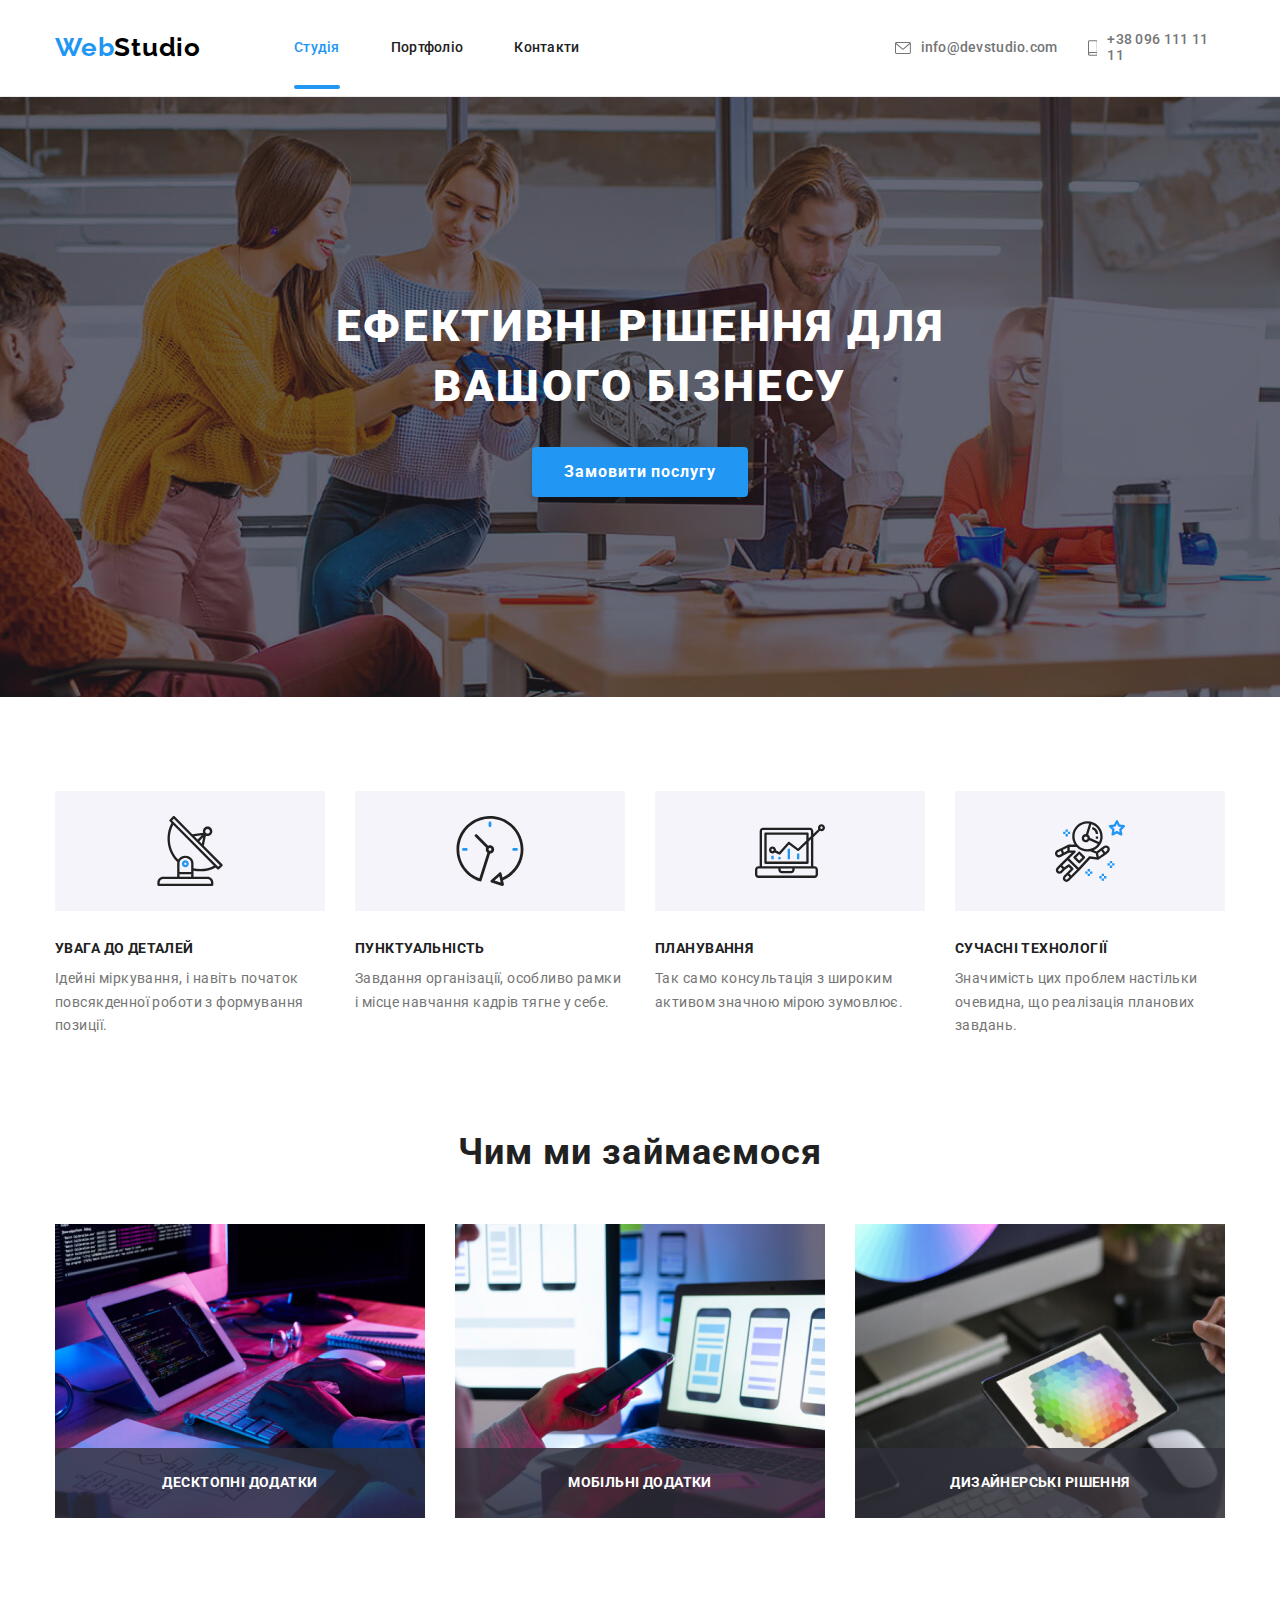
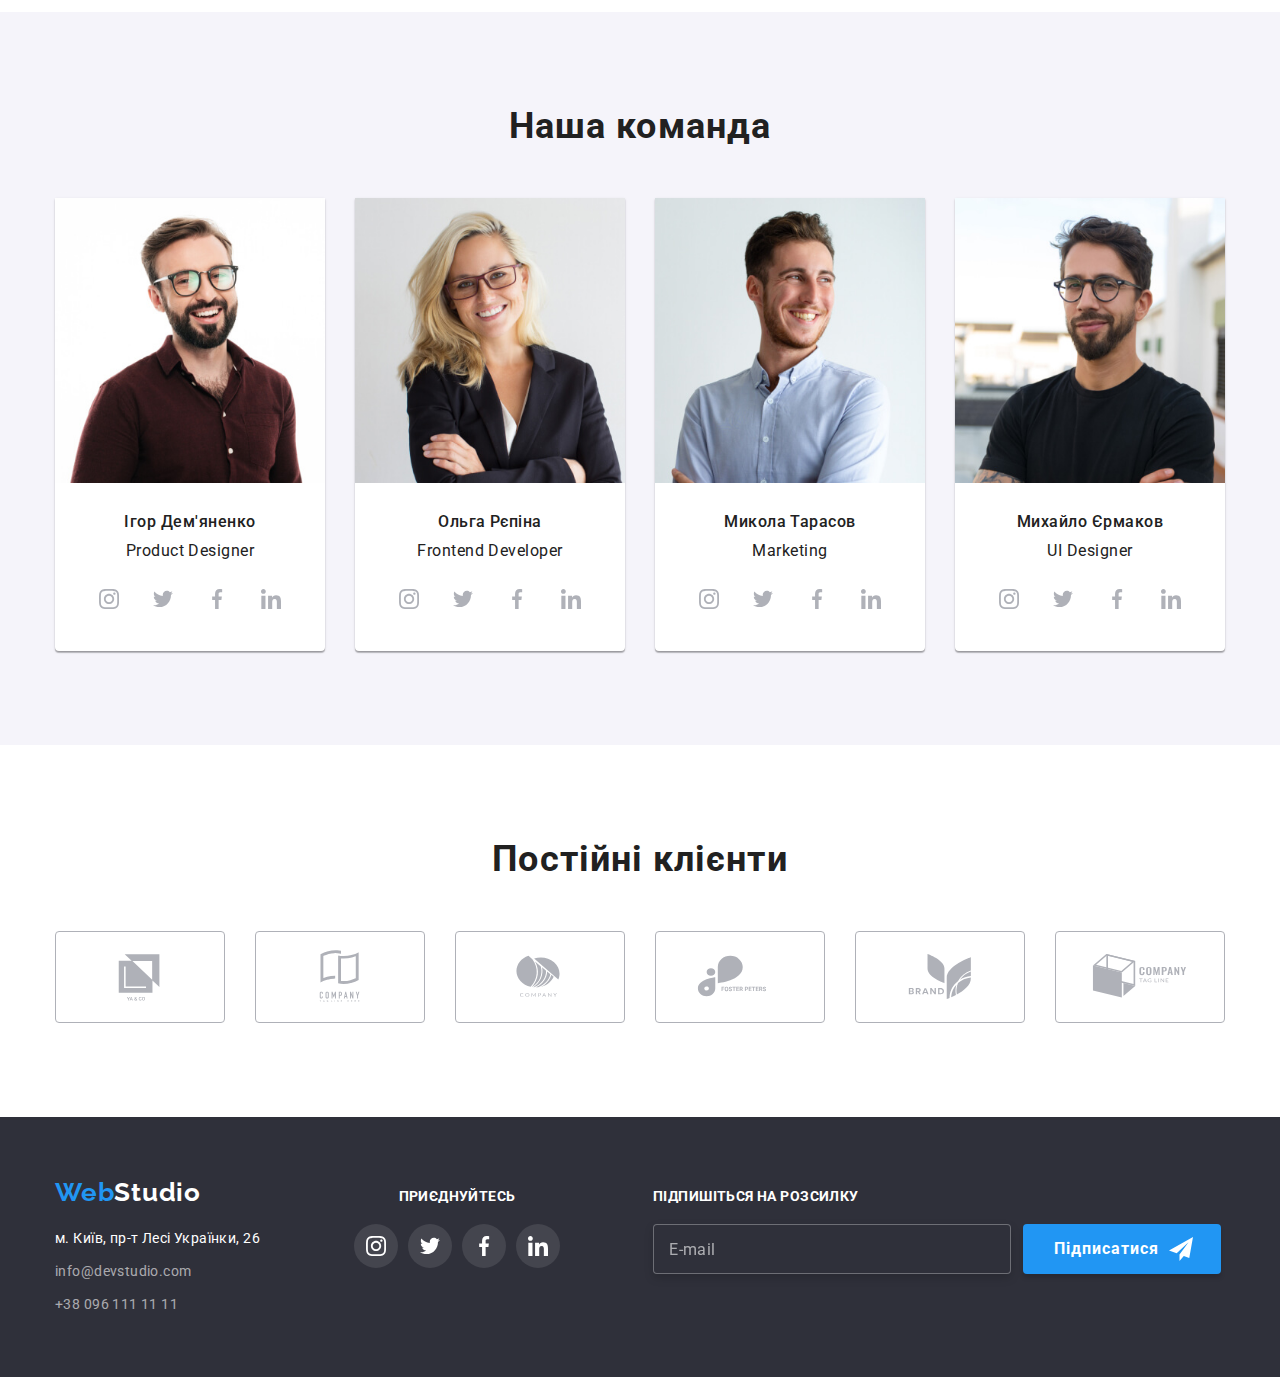
<file: index.html>
<!DOCTYPE html>
<html lang="en">
<head>
    <meta charset="UTF-8">
    <meta http-equiv="X-UA-Compatible" content="IE=edge">
    <meta name="viewport" content="width=device-width, initial-scale=1.0">
    <title>Document</title>
    <link rel="stylesheet" href="./css/main.min.css">

    <header class="header">
        <div class="container">
   <div class="header__mobile">
<a class="logo logo__header" href="index.html"><span class="logo__accent" >Web</span>Studio</a>

<div class="header__nav js-menu-container">
<nav class="site-nav">
    <a class="site-nav__link site-nav__link--current" href="index.html">Студія</a>
    <a class="site-nav__link" href="./portfolio.html">Портфоліо</a>
    <a class="site-nav__link" href="#">Контакти</a>
</nav>

<button class="header__close" type="button"> 
    <svg class="header__icon" width="40" height="40">
        <use class="menu-btn__close js-close-menu" href="./images/icons.svg#icon-close40px"></use>
    </svg>
</button>

    <div class="header__wrapper">
<ul class="auth-nav">
    <li class="auth-nav__item">
    <a class="auth-nav__link" href="mailto:info@devstudio.com">
        <svg class="auth-nav__icon" width="16" height="12">
            <use href="./images/icons.svg#icon-envelope" ></use>
        </svg>
        info@devstudio.com
    </a>    
    </li>

    <li class="auth-nav__item">
        <a class="auth-nav__link" href="tel:+380961111111">
        <svg class="auth-nav__icon" width="10" height="16">
            <use href="./images/icons.svg#icon-smartphone" ></use>
        </svg>
        +38 096 111 11 11
        </a>
    </li>  
</ul>

<ul class="header__list">
    <li class="header__item">Instagram</li>
    <li class="header__item">Twitter</li>
    <li class="header__item">Facebook</li>
    <li class="header__item">LinkedIn</li>
</ul>
    </div>
</div>

<button class="header__open js-open-menu" type="button" aria-expanded="false"> 
    <svg class="header__icon" width="40" height="40" aria-label="open menu">
        <use class="menu-btn__menu" href="./images/icons.svg#icon-menu40px"></use>
    </svg>
</button>

    </div>
        
    <div class="header__box">
<a class="logo logo__header" href="index.html"><span class="logo__accent" >Web</span>Studio</a>

<nav class="site-nav">
    <a class="site-nav__link site-nav__link--current" href="index.html">Студія</a>
    <a class="site-nav__link" href="./portfolio.html">Портфоліо</a>
    <a class="site-nav__link" href="#">Контакти</a>
</nav>

<ul class="auth-nav">
    <li class="auth-nav__item">
    <a class="auth-nav__link" href="mailto:info@devstudio.com">
        <svg class="auth-nav__icon auth-nav__icon--envelope" width="16" height="12">
            <use href="./images/icons.svg#icon-envelope" ></use>
        </svg>
        info@devstudio.com
    </a>    
    </li>

    <li class="auth-nav__item">
        <a class="auth-nav__link" href="tel:+380961111111">
        <svg class="auth-nav__icon auth-nav__icon--smartphone" width="10" height="16">
            <use href="./images/icons.svg#icon-smartphone" ></use>
        </svg>
        +38 096 111 11 11
        </a>
    </li>  
</ul> 
    </div>
        </div>
    </header>

<!-- Main -->
<main>
<!--Block hero-->
<section class="hero">
<div class="container">
    <div class="hero__box">
<h1 class="hero__title">Ефективні рішення для вашого бізнесу</h1>
<button class="button button__hero" type="button" data-modal-open>Замовити послугу</button>

<div class="backdrop is-hidden" data-modal>
    <div class="modal">
        <button class="modal__knob" data-modal-close>
        <svg class="modal__symbol" width="11" height="11">
            <use href="./images/icons.svg#icon-close"></use>
        </svg>
        </button>

<form class="form">
        <p class="form__title">Залиште свої дані, ми вам передзвонимо</p>

        <label class="form__lable" for="input-name">Ім'я</label>
    <div class="form__field">
        <input class="form__input" type="text" name="name" required id="input-name">
        <svg class="form__icon" width="12" height="12">
            <use href="./images/icons.svg#icon-input-name"></use>
        </svg>
    </div>

        <label class="form__lable" for="input-phone">Телефон</label>
    <div class="form__field">
        <input class="form__input" type="text" name="phone" required id="input-phone">
        <svg class="form__icon" width="13" height="13">
            <use href="./images/icons.svg#icon-input-phone"></use>
        </svg>
    </div>

        <label class="form__lable" for="input-mail">Пошта</label>
    <div class="form__field">
        <input class="form__input" type="text" name="mail" required id="input-mail">
        <svg class="form__icon" width="15" height="12">
            <use href="./images/icons.svg#icon-input-mail"></use>
        </svg>
    </div>

    <label class="form__lable" for="message">Коментар</label>
    <textarea class="form__textarea" name="comment" id="message" placeholder="Введіть текст"></textarea>

        <label class="privacy">
            <input class="privacy__input hide" type="checkbox" name="privacy">

            <span class="privacy__mark">
              <svg class="privacy__icon" width="11" height="8">
                <use href="./images/icons.svg#icon-check"></use>
              </svg>
            </span>

            <span class="privacy__text">
              Погоджуюся з розсилкою та приймаю
              <a class="privacy__link" href="#">Умови договору</a>
            </span>
        </label>    

    <button class="button form__button" type="submit">Відправити</button>
</form>

    </div>
</div>

    </div>
</div>
</section>

<!--Сriterion-->
<section class="criteria section">
    <div class="container">
<h2 class="criteria__title hide">Критерії ведення ефективного бізнесу</h2>

<ul class="criteria__list">
<li class="criteria__item">
    <div class="criteria__image">
        <svg class="criteria__icons" width="70" height="70">
            <use href="./images/icons.svg#icon-antenna"></use>
        </svg>
    </div>
 <h3 class="criteria__subtitle">УВАГА ДО ДЕТАЛЕЙ</h3>
 <p class="criteria__text">Ідейні міркування, і навіть початок повсякденної роботи з формування позиції.</p>
</li>

<li class="criteria__item">
    <div class="criteria__image">
        <svg class="criteria__icons" width="70" height="70">
            <use href="./images/icons.svg#icon-clock"></use>
        </svg>
    </div>
 <h3 class="criteria__subtitle">ПУНКТУАЛЬНІСТЬ</h3>
 <p class="criteria__text">Завдання організації, особливо рамки і місце навчання кадрів тягне у себе.</p>
</li>

<li class="criteria__item">
    <div class="criteria__image">
        <svg class="criteria__icons" width="70" height="70">
            <use href="./images/icons.svg#icon-diagram"></use>
        </svg>
    </div>
 <h3 class="criteria__subtitle">ПЛАНУВАННЯ</h3>
 <p class="criteria__text">Так само консультація з широким активом значною мірою зумовлює.</p>
</li>

<li class="criteria__item">
    <div class="criteria__image">
        <svg class="criteria__icons" width="70" height="70">
            <use href="./images/icons.svg#icon-astronaut"></use>
        </svg>
    </div>
 <h3 class="criteria__subtitle">СУЧАСНІ ТЕХНОЛОГІЇ</h3>
 <p class="criteria__text">Значимість цих проблем настільки очевидна, що реалізація планових завдань.</p>
</li>
</ul>
    </div>
</section>

<!--Function-->
<section class="functions section">
    <div class="container">
        <h2 class="functions__title">Чим ми займаємося</h2>
        <ul class="functions__list">
    <li class="functions__item">
<picture class="functions__picture">
    <source class="functions__source" srcset="./images/img5@1x-1200.jpg 1x, ./images/img5@2x-1200.jpg 2x" media="(min-width: 1200.98px)">
    <img class="functions__image" src="./images/img5@1x-1200.jpg" alt="Someone is typing on the keyboard with both hands">
</picture>        
<h3 class="functions__text">Десктопні додатки</h3>
    </li>

    <li class="functions__item">
<picture class="functions__picture">
    <source class="functions__source" srcset="./images/img6@1x-1200.jpg 1x, ./images/img6@2x-1200.jpg 2x" media="(min-width: 1200.98px)">
    <img class="functions__image" src="./images/img6@1x-1200.jpg" alt="Someone is holding a phone in his left hand">
</picture>        
<h3 class="functions__text">Мобільні додатки</h3>
    </li>

    <li class="functions__item">
<picture class="functions__picture">
    <source class="functions__source" srcset="./images/img7@1x-1200.jpg 1x, ./images/img7@2x-1200.jpg 2x" media="(min-width: 1200.98px)">
    <img class="functions__image" src="./images/img7@1x-1200.jpg" alt="Someone is holding a map-board in his left hand, and a pen in his right hand">
</picture>         
<h3 class="functions__text">Дизайнерські рішення</h3>
    </li>
        </ul>
    </div>
</section>

<!--Command-->
<section class="team section">
    <div class="container">
<h2 class="team__title">Наша команда</h2> 
<ul class="team__list">
<li class="team__link">
<picture class="team__picture">
    <source class="team__source" srcset="./images/img1@1x-480.jpg 1x, ./images/img1@2x-480.jpg 2x" media="(max-width: 768.97px)">
    <source class="team__source" srcset="./images/img1@1x-768.jpg 1x, ./images/img1@2x-768.jpg 2x" media="(min-width: 768.98px)">
    <source class="team__source" srcset="./images/img1@1x-1200.jpg 1x, ./images/img1@2x-1200.jpg 2x" media="(min-width: 1200.98px)">
    <img class="team__image" src="./images/img1@1x-1200.jpg" alt="A smiling man in glasses, wearing a dark T-shirt">
</picture>
    <h3 class="team__subtitle">Ігор Дем'яненко</h3>
<p class="team__text">Product Designer</p>
<ul class="icons-list" >
    <li class="icons-list__item">
        <a class="icons-list__link" href="#" target="_blank" rel="noopener noreferrer nofollow" aria-label="Instagram">
        <svg class="icons-list__icon" width="20" height="20">
            <use href="./images/icons.svg#icon-instagram"></use>
        </svg>
        </a>
    </li>

    <li class="icons-list__item">
        <a class="icons-list__link" href="#" target="_blank" rel="noopener noreferrer nofollow" aria-label="Twitter">
        <svg class="icons-list__icon" width="20" height="20">
            <use href="./images/icons.svg#icon-twitter"></use>
        </svg>
        </a>
    </li>

    <li class="icons-list__item">
        <a class="icons-list__link" href="#" target="_blank" rel="noopener noreferrer nofollow" aria-label="Facebook">
        <svg class="icons-list__icon" width="20" height="20">
            <use href="./images/icons.svg#icon-facebook"></use>
        </svg>
        </a>
    </li>

    <li class="icons-list__item">
        <a class="icons-list__link" href="#" target="_blank" rel="noopener noreferrer nofollow" aria-label="Linkedin">
        <svg class="icons-list__icon" width="20" height="20">
            <use href="./images/icons.svg#icon-linkedin"></use>
        </svg>
        </a>
    </li>
</ul>

</li>
<li class="team__link">
<picture class="team__picture">
    <source class="team__source" srcset="./images/img2@1x-480.jpg 1x, ./images/img2@2x-480.jpg 2x" media="(max-width: 768.97px)">
    <source class="team__source" srcset="./images/img2@1x-768.jpg 1x, ./images/img2@2x-768.jpg 2x" media="(min-width: 768.98px)">
    <source class="team__source" srcset="./images/img2@1x-1200.jpg 1x, ./images/img2@2x-1200.jpg 2x" media="(min-width: 1200.98px)">
    <img class="team__image" src="./images/img2@1x-1200.jpg" alt="A smiling woman in glasses, wearing a black suit">
</picture>
    <h3 class="team__subtitle">Ольга Рєпіна</h3>
<p class="team__text">Frontend Developer</p>
<ul class="icons-list" >
    <li class="icons-list__item">
        <a class="icons-list__link" href="#" target="_blank" rel="noopener noreferrer nofollow" aria-label="Instagram">
        <svg class="icons-list__icon" width="20" height="20">
            <use href="./images/icons.svg#icon-instagram"></use>
        </svg>
        </a>
    </li>

    <li class="icons-list__item">
        <a class="icons-list__link" href="#" target="_blank" rel="noopener noreferrer nofollow" aria-label="Twitter">
        <svg class="icons-list__icon" width="20" height="20">
            <use href="./images/icons.svg#icon-twitter"></use>
        </svg>
        </a>
    </li>

    <li class="icons-list__item">
        <a class="icons-list__link" href="#" target="_blank" rel="noopener noreferrer nofollow" aria-label="Facebook">
        <svg class="icons-list__icon" width="20" height="20">
            <use href="./images/icons.svg#icon-facebook"></use>
        </svg>
        </a>
    </li>

    <li class="icons-list__item">
        <a class="icons-list__link" href="#" target="_blank" rel="noopener noreferrer nofollow" aria-label="Linkedin">
        <svg class="icons-list__icon" width="20" height="20">
            <use href="./images/icons.svg#icon-linkedin"></use>
        </svg>
        </a>
    </li>
</ul>
</li>

<li class="team__link">
<picture class="team__picture">
    <source class="team__source" srcset="./images/img3@1x-480.jpg 1x, ./images/img3@2x-480.jpg 2x" media="(max-width: 768.97px)">
    <source class="team__source" srcset="./images/img3@1x-768.jpg 1x, ./images/img3@2x-768.jpg 2x" media="(min-width: 768.98px)">
    <source class="team__source" srcset="./images/img3@1x-1200.jpg 1x, ./images/img3@2x-1200.jpg 2x" media="(min-width: 1200.98px)">
    <img class="team__image" src="./images/img3@1x-1200.jpg" alt="A smiling man wearing a light shirt">
</picture>
    <h3 class="team__subtitle">Микола Тарасов</h3>
<p class="team__text">Marketing</p>
<ul class="icons-list" >
    <li class="icons-list__item">
        <a class="icons-list__link" href="#" target="_blank" rel="noopener noreferrer nofollow" aria-label="Instagram">
        <svg class="icons-list__icon" width="20" height="20">
            <use href="./images/icons.svg#icon-instagram"></use>
        </svg>
        </a>
    </li>

    <li class="icons-list__item">
        <a class="icons-list__link" href="#" target="_blank" rel="noopener noreferrer nofollow" aria-label="Twitter">
        <svg class="icons-list__icon" width="20" height="20">
            <use href="./images/icons.svg#icon-twitter"></use>
        </svg>
        </a>
    </li>

    <li class="icons-list__item">
        <a class="icons-list__link" href="#" target="_blank" rel="noopener noreferrer nofollow" aria-label="Facebook">
        <svg class="icons-list__icon" width="20" height="20">
            <use href="./images/icons.svg#icon-facebook"></use>
        </svg>
        </a>
    </li>

    <li class="icons-list__item">
        <a class="icons-list__link" href="#" target="_blank" rel="noopener noreferrer nofollow" aria-label="Linkedin">
        <svg class="icons-list__icon" width="20" height="20">
            <use href="./images/icons.svg#icon-linkedin"></use>
        </svg>
        </a>
    </li>
</ul>
</li>

<li class="team__link">
<picture class="team__picture">
    <source class="team__source" srcset="./images/img4@1x-480.jpg 1x, ./images/img4@2x-480.jpg 2x" media="(max-width: 768.97px)">
    <source class="team__source" srcset="./images/img4@1x-768.jpg 1x, ./images/img4@2x-768.jpg 2x" media="(min-width: 768.98px)">
    <source class="team__source" srcset="./images/img4@1x-1200.jpg 1x, ./images/img4@2x-1200.jpg 2x" media="(min-width: 1200.98px)">
    <img class="team__image" src="./images/img4@1x-1200.jpg" alt="A smiling man in glasses, wearing a dark T-shirt">
</picture>
    <h3 class="team__subtitle">Михайло Єрмаков</h3>
<p class="team__text">UI Designer</p>
<ul class="icons-list">
    <li class="icons-list__item">
        <a class="icons-list__link" href="#" target="_blank" rel="noopener noreferrer nofollow" aria-label="Instagram">
        <svg class="icons-list__icon" width="20" height="20">
            <use href="./images/icons.svg#icon-instagram"></use>
        </svg>
        </a>
    </li>

    <li class="icons-list__item">
        <a class="icons-list__link" href="#" target="_blank" rel="noopener noreferrer nofollow" aria-label="Twitter">
        <svg class="icons-list__icon" width="20" height="20">
            <use href="./images/icons.svg#icon-twitter"></use>
        </svg>
        </a>
    </li>

    <li class="icons-list__item">
        <a class="icons-list__link" href="#" target="_blank" rel="noopener noreferrer nofollow" aria-label="Facebook">
        <svg class="icons-list__icon" width="20" height="20">
            <use href="./images/icons.svg#icon-facebook"></use>
        </svg>
        </a>
    </li>

    <li class="icons-list__item">
        <a class="icons-list__link" href="#" target="_blank" rel="noopener noreferrer nofollow" aria-label="Linkedin">
        <svg class="icons-list__icon" width="20" height="20">
            <use href="./images/icons.svg#icon-linkedin"></use>
        </svg>
        </a>
    </li>
</ul>
</li>
</ul>
    </div>
</section>

<!-- Clients -->
<section class="clientage section">
    <div class="container">
        <h2 class="clientage__title">Постійні клієнти</h2>
        <ul class="clientage-list">
            <li class="clientage-list__item">
                <a href="#" class="clientage-list__link" target="_blank" rel="noopener noreferrer nofollow" aria-label="company-logo">
        <svg class="clientage-list__logo" width="106" height="60">
            <use href="./images/icons.svg#icon-Logo1"></use>
        </svg>
                </a>
            </li>

            <li class="clientage-list__item">
                <a href="#" class="clientage-list__link" target="_blank" rel="noopener noreferrer nofollow" aria-label="company-logo">
        <svg class="clientage-list__logo" width="106" height="60">
            <use href="./images/icons.svg#icon-Logo2"></use>
        </svg>
                </a>
            </li>

            <li class="clientage-list__item">
                <a href="#" class="clientage-list__link" target="_blank" rel="noopener noreferrer nofollow" aria-label="company-logo">
        <svg class="clientage-list__logo" width="106" height="60">
            <use href="./images/icons.svg#icon-Logo3"></use>
        </svg>
                </a>
            </li>

            <li class="clientage-list__item">
                <a href="#" class="clientage-list__link" target="_blank" rel="noopener noreferrer nofollow" aria-label="company-logo">
        <svg class="clientage-list__logo" width="106" height="60">
            <use href="./images/icons.svg#icon-Logo4"></use>
        </svg>
                </a>
            </li>

            <li class="clientage-list__item">
                <a href="#" class="clientage-list__link" target="_blank" rel="noopener noreferrer nofollow" aria-label="company-logo">
        <svg class="clientage-list__logo" width="106" height="60">
            <use href="./images/icons.svg#icon-Logo5"></use>
        </svg>
                </a>
            </li>

            <li class="clientage-list__item">
                <a href="#" class="clientage-list__link" target="_blank" rel="noopener noreferrer nofollow" aria-label="company-logo">
        <svg class="clientage-list__logo" width="106" height="60">
            <use href="./images/icons.svg#icon-Logo6"></use>
        </svg>
                </a>
            </li>
        </ul>
    </div>
</section>
</main>

<!--Footer-->
<footer class="footer">
    <div class="container">
        <div class="footer-address">
    <a class="logo logo__footer" href="index.html"><span class="logo__accent">Web</span>Studio</a>
    <ul class="footer-address__list">
<li class="footer-address__item"><a class="footer-addres__link footer-address__link-accent" href="#" target="_blank" rel="noopener noreferrer nofollow">м. Київ, пр-т Лесі Українки, 26</a></li>
<li class="footer-address__item"><a class="footer-addres__link" href="#">info@devstudio.com</a></li>
<li class="footer-address__item"><a class="footer-addres__link" href="#">+38 096 111 11 11</a></li>
    </ul>
        </div>

        <div class="footer-social-networks">
        <p class="footer-social-networks__text">Приєднуйтесь</p>
        <ul class="icons-list icons-list--pd">
<li class="icons-list__item">
        <a class="icons-list__link icons-list__link--color" href="#" target="_blank" rel="noopener noreferrer nofollow" aria-label="Instagram">
        <svg class="icons-list__icon" width="20" height="20">
            <use href="./images/icons.svg#icon-instagram"></use>
        </svg>
        </a>
    </li>

<li class="icons-list__item">
        <a class="icons-list__link icons-list__link--color" href="#" target="_blank" rel="noopener noreferrer nofollow" aria-label="Twitter">
        <svg class="icons-list__icon" width="20" height="20">
            <use href="./images/icons.svg#icon-twitter"></use>
        </svg>
        </a>
    </li>

<li class="icons-list__item">
        <a class="icons-list__link icons-list__link--color" href="#" target="_blank" rel="noopener noreferrer nofollow" aria-label="Facebook">
        <svg class="icons-list__icon" width="20" height="20">
            <use href="./images/icons.svg#icon-facebook"></use>
        </svg>
        </a>
    </li>

<li class="icons-list__item">
        <a class="icons-list__link icons-list__link--color" href="#" target="_blank" rel="noopener noreferrer nofollow" aria-label="Linkedin">
        <svg class="icons-list__icon" width="20" height="20">
            <use href="./images/icons.svg#icon-linkedin"></use>
        </svg>
        </a>
    </li>
</ul>
        </div>

    <div class="footer-subscription">            
<form class="footer-subscription__form">
    <p class="footer-subscription__text">Підпишіться на розсилку</p>
    <input class="footer-subscription__input" type="text" placeholder="E-mail" name="mail">
</form>

    <button class="button button-mr" type="submit">Підписатися
        <svg class="button__icon" width="24" height="24">
            <use href="./images/icons.svg#icon-send"></use>
        </svg>
    </button>
    </div>
    </div>
</footer>
<script src="./js/modal.js"></script>
<script src="./js/mobile-menu.js"></script>
</body>
</html>
</file>
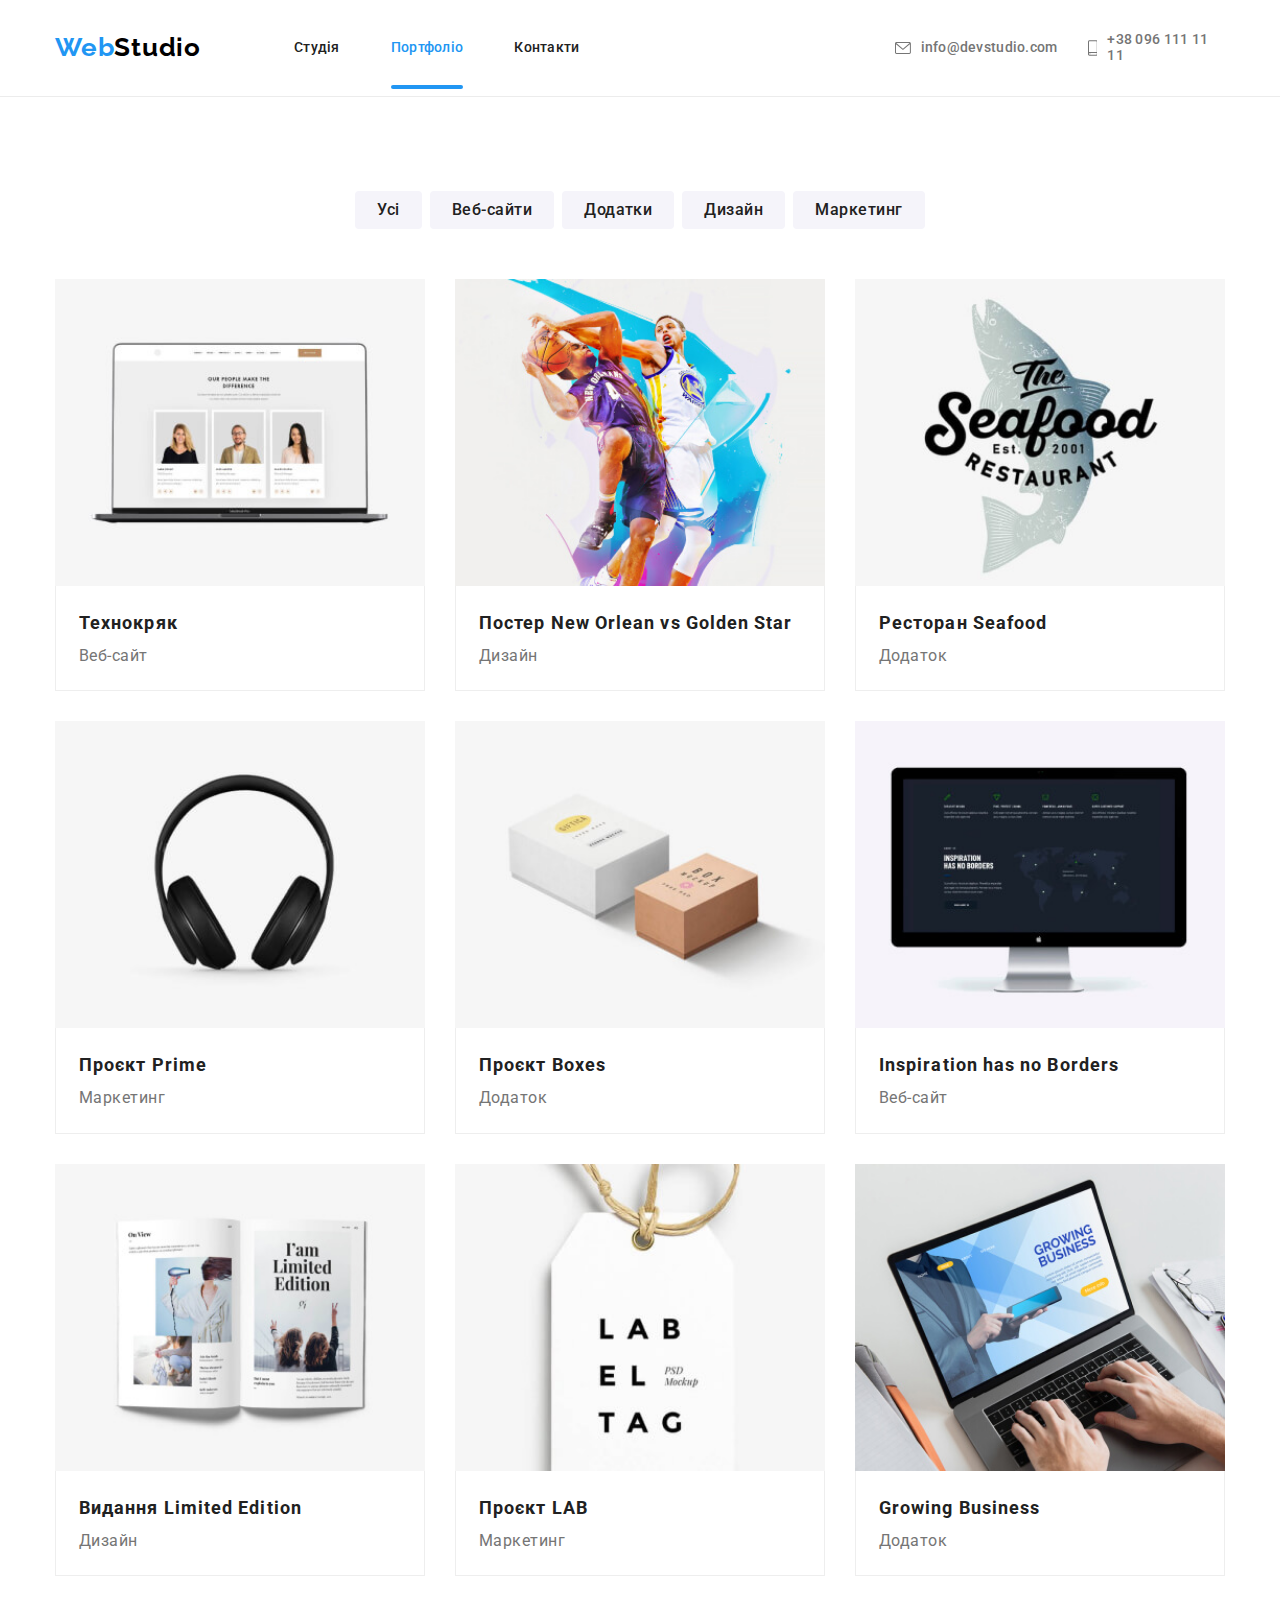
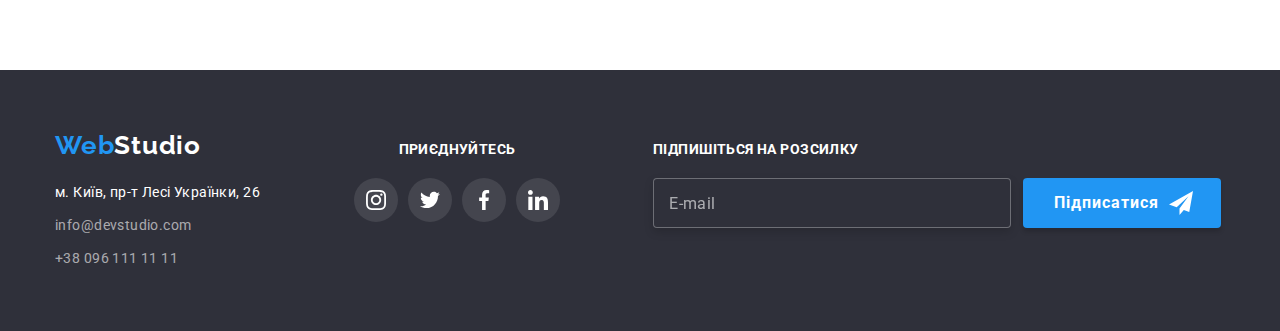
<file: portfolio.html>
<!DOCTYPE html>
<html lang="en">
<head>
    <meta charset="UTF-8">
    <meta http-equiv="X-UA-Compatible" content="IE=edge">
    <meta name="viewport" content="width=device-width, initial-scale=1.0">
    <title>Document</title>
    <link rel="stylesheet" href="./css/main.min.css">
</head>
<body>
<!--Page header-->
    <header class="header">
        <div class="container">
   <div class="header__mobile">
<a class="logo logo__header" href="index.html"><span class="logo__accent" >Web</span>Studio</a>

<div class="header__nav js-menu-container">
<nav class="site-nav">
    <a class="site-nav__link" href="index.html">Студія</a>
    <a class="site-nav__link" href="./portfolio.html">Портфоліо</a>
    <a class="site-nav__link" href="#">Контакти</a>
</nav>

<button class="header__close" type="button"> 
    <svg class="header__icon" width="40" height="40">
        <use class="menu-btn__close js-close-menu" href="./images/icons.svg#icon-close40px"></use>
    </svg>
</button>

    <div class="header__wrapper">
<ul class="auth-nav">
    <li class="auth-nav__item">
    <a class="auth-nav__link" href="mailto:info@devstudio.com">
        <svg class="auth-nav__icon" width="16" height="12">
            <use href="./images/icons.svg#icon-envelope" ></use>
        </svg>
        info@devstudio.com
    </a>    
    </li>

    <li class="auth-nav__item">
        <a class="auth-nav__link" href="tel:+380961111111">
        <svg class="auth-nav__icon" width="10" height="16">
            <use href="./images/icons.svg#icon-smartphone" ></use>
        </svg>
        +38 096 111 11 11
        </a>
    </li>  
</ul>

<ul class="header__list">
    <li class="header__item">Instagram</li>
    <li class="header__item">Twitter</li>
    <li class="header__item">Facebook</li>
    <li class="header__item">LinkedIn</li>
</ul>
    </div>
</div>

<button class="header__open js-open-menu" type="button" aria-expanded="false"> 
    <svg class="header__icon" width="40" height="40" aria-label="open menu">
        <use class="menu-btn__menu" href="./images/icons.svg#icon-menu40px"></use>
    </svg>
</button>

    </div>
        
    <div class="header__box">
<a class="logo logo__header" href="index.html"><span class="logo__accent" >Web</span>Studio</a>

<nav class="site-nav">
    <a class="site-nav__link" href="index.html">Студія</a>
    <a class="site-nav__link site-nav__link--current " href="./portfolio.html">Портфоліо</a>
    <a class="site-nav__link" href="#">Контакти</a>
</nav>

<ul class="auth-nav">
    <li class="auth-nav__item">
    <a class="auth-nav__link" href="mailto:info@devstudio.com">
        <svg class="auth-nav__icon auth-nav__icon--envelope" width="16" height="12">
            <use href="./images/icons.svg#icon-envelope" ></use>
        </svg>
        info@devstudio.com
    </a>    
    </li>

    <li class="auth-nav__item">
        <a class="auth-nav__link" href="tel:+380961111111">
        <svg class="auth-nav__icon auth-nav__icon--smartphone" width="10" height="16">
            <use href="./images/icons.svg#icon-smartphone" ></use>
        </svg>
        +38 096 111 11 11
        </a>
    </li>  
</ul> 
    </div>
        </div>
    </header>

<!--Main-->
<main>
<section class="projects section">
    <div class="container">
<h1 class="projects__title hide">Перелік проектів</h1>
<ul class="button-list">
    <li class="button-list__item"><button class="button-list__button" type="button">Усі</button></li>
    <li class="button-list__item"><button class="button-list__button" type="button">Веб-сайти</button></li>
    <li class="button-list__item"><button class="button-list__button" type="button">Додатки</button></li>
    <li class="button-list__item"><button class="button-list__button" type="button">Дизайн</button></li>
    <li class="button-list__item"><button class="button-list__button" type="button">Маркетинг</button></li>
</ul>

<!--List of projects-->
<ul class="projects-list">
    <li class="projects-list__item">
<a href="#" class="projects-list__link">
<div class="projects-list__card">
<picture class="projects-list__image">
    <source class="projects-lis__source" srcset="./images/image1@1x-480.jpg 1x, ./images/image1@2x-480.jpg 2x" media="(max-width: 768px)">
    <source class="projects-lis__source" srcset="./images/image1@1x-768.jpg 1x, ./images/image1@2x-768.jpg 2x" media="(min-width: 769px)">
    <source class="projects-lis__source" srcset="./images/image1@1x-1200.jpg 1x, ./images/image1@2x-1200.jpg 2x" media="(min-width: 1200px)">
    <img class="projects-lis__image" src="./images/image1@1x-1200.jpg" alt="Laptop screen with three face cards on it">
</picture>

    <div class="projects-list__wrapp">
        <p class="projects-list__text-navigation">
        Ресурс пропонує комплексні пропозиції з різним рівнем функціоналу та сервісів. Все це дозволить відвідувачу отримати вичерпні відомості про компанію чи приватну особу.
        </p>
    </div>
</div>

    <div class="projects-list__border projects-list__border--height">
    <h2 class="projects-list__subtitle">Технокряк</h2>
    <p class="projects-list__text">Веб-сайт</p>
    </div>
</a>
    </li> 

    <li class="projects-list__item">
<a href="#" class="projects-list__link">
<div class="projects-list__card">
<picture class="projects-list__image">
    <source class="projects-lis__source" srcset="./images/image2@1x-480.jpg 1x, ./images/image2@2x-480.jpg 2x" media="(max-width: 768.97px)">
    <source class="projects-lis__source" srcset="./images/image2@1x-768.jpg 1x, ./images/image2@2x-768.jpg 2x" media="(min-width: 768.98px)">
    <source class="projects-lis__source" srcset="./images/image2@1x-1200.jpg 1x, ./images/image2@2x-1200.jpg 2x" media="(min-width: 1200.98px)">
    <img class="projects-lis__image" src="./images/image2@1x-1200.jpg" alt="Two men with a basketball">
</picture>    
    
    <div class="projects-list__wrapp">
        <p class="projects-list__text-navigation">
        Ресурс пропонує комплексні пропозиції з різним рівнем функціоналу та сервісів. Все це дозволить відвідувачу отримати вичерпні відомості про компанію чи приватну особу.
        </p>
    </div>
</div>   

    <div class="projects-list__border">
    <h2 class="projects-list__subtitle">Постер New Orlean vs Golden Star</h2>
    <p class="projects-list__text">Дизайн</p>      
    </div>
</a>
    </li>

    <li class="projects-list__item">
<a href="#" class="projects-list__link">
<div class="projects-list__card">
<picture class="projects-list__image">
    <source class="projects-lis__source" srcset="./images/image3@1x-480.jpg 1x, ./images/image3@2x-480.jpg 2x" media="(max-width: 768.97px)">
    <source class="projects-lis__source" srcset="./images/image3@1x-768.jpg 1x, ./images/image3@2x-768.jpg 2x" media="(min-width: 768.98px)">
    <source class="projects-lis__source" srcset="./images/image3@1x-1200.jpg 1x, ./images/image3@2x-1200.jpg 2x" media="(min-width: 1200.98px)">
    <img class="projects-lis__image" src="./images/image3@1x-1200.jpg" alt="Seafood restaurant">
</picture>     
    <div class="projects-list__wrapp">
        <p class="projects-list__text-navigation">
        Ресурс пропонує комплексні пропозиції з різним рівнем функціоналу та сервісів. Все це дозволить відвідувачу отримати вичерпні відомості про компанію чи приватну особу.
        </p>
    </div>
</div>    

    <div class="projects-list__border">
    <h2 class="projects-list__subtitle">Ресторан Seafood</h2>
    <p class="projects-list__text">Додаток</p>
    </div>
</a>
    </li> 
    
    <li class="projects-list__item">
<a href="#" class="projects-list__link">
<div class="projects-list__card">
<picture class="projects-list__image">
    <source class="projects-lis__source" srcset="./images/image4@1x-480.jpg 1x, ./images/image4@2x-480.jpg 2x" media="(max-width: 768.97px)">
    <source class="projects-lis__source" srcset="./images/image4@1x-768.jpg 1x, ./images/image4@2x-768.jpg 2x" media="(min-width: 768.98px)">
    <source class="projects-lis__source" srcset="./images/image4@1x-1200.jpg 1x, ./images/image4@2x-1200.jpg 2x" media="(min-width: 1200.98px)">
    <img class="projects-lis__image" src="./images/image4@1x-1200.jpg" alt="Headphones are black">
</picture>         
    <div class="projects-list__wrapp">
        <p class="projects-list__text-navigation">
        Ресурс пропонує комплексні пропозиції з різним рівнем функціоналу та сервісів. Все це дозволить відвідувачу отримати вичерпні відомості про компанію чи приватну особу.
        </p>
    </div>
</div>

    <div class="projects-list__border">
    <h2 class="projects-list__subtitle">Проєкт Prime</h2>
    <p class="projects-list__text">Маркетинг</p>
    </div>
</a>
    </li> 
    
    <li class="projects-list__item">
<a href="#" class="projects-list__link">
<div class="projects-list__card">
<picture class="projects-list__image">
    <source class="projects-lis__source" srcset="./images/image5@1x-480.jpg 1x, ./images/image5@2x-480.jpg 2x" media="(max-width: 768.97px)">
    <source class="projects-lis__source" srcset="./images/image5@1x-768.jpg 1x, ./images/image5@2x-768.jpg 2x" media="(min-width: 768.98px)">
    <source class="projects-lis__source" srcset="./images/image5@1x-1200.jpg 1x, ./images/image5@2x-1200.jpg 2x" media="(min-width: 1200.98px)">
    <img class="projects-lis__image" src="./images/image5@1x-1200.jpg" alt="Two per box. One is small, the other is larger">
</picture>            
    <div class="projects-list__wrapp">
        <p class="projects-list__text-navigation">
        Ресурс пропонує комплексні пропозиції з різним рівнем функціоналу та сервісів. Все це дозволить відвідувачу отримати вичерпні відомості про компанію чи приватну особу.
        </p>
    </div>
</div>

    <div class="projects-list__border">
    <h2 class="projects-list__subtitle">Проєкт Boxes</h2>
    <p class="projects-list__text">Додаток</p>
    </div>
</a>
    </li>     

    <li class="projects-list__item">
<a href="#" class="projects-list__link">
<div class="projects-list__card">
<picture class="projects-list__image">
    <source class="projects-lis__source" srcset="./images/image6@1x-480.jpg 1x, ./images/image6@2x-480.jpg 2x" media="(max-width: 768.97px)">
    <source class="projects-lis__source" srcset="./images/image6@1x-768.jpg 1x, ./images/image6@2x-768.jpg 2x" media="(min-width: 768.98px)">
    <source class="projects-lis__source" srcset="./images/image6@1x-1200.jpg 1x, ./images/image6@2x-1200.jpg 2x" media="(min-width: 1200.98px)">
    <img class="projects-lis__image" src="./images/image6@1x-1200.jpg" alt="Mac monitor">
</picture>      
    <div class="projects-list__wrapp">
        <p class="projects-list__text-navigation">
        Ресурс пропонує комплексні пропозиції з різним рівнем функціоналу та сервісів. Все це дозволить відвідувачу отримати вичерпні відомості про компанію чи приватну особу.
        </p>
    </div>
</div>    
        
    <div class="projects-list__border"> 
    <h2 class="projects-list__subtitle">Inspiration has no Borders</h2>
    <p class="projects-list__text">Веб-сайт</p>
    </div>
</a>
    </li> 

    <li class="projects-list__item">
<a href="#" class="projects-list__link">
<div class="projects-list__card">
<picture class="projects-list__image">
    <source class="projects-lis__source" srcset="./images/image7@1x-480.jpg 1x, ./images/image7@2x-480.jpg 2x" media="(max-width: 768.97px)">
    <source class="projects-lis__source" srcset="./images/image7@1x-768.jpg 1x, ./images/image7@2x-768.jpg 2x" media="(min-width: 768.98px)">
    <source class="projects-lis__source" srcset="./images/image7@1x-1200.jpg 1x, ./images/image7@2x-1200.jpg 2x" media="(min-width: 1200.98px)">
    <img class="projects-lis__image" src="./images/image7@1x-1200.jpg" alt="Magazine sweep">
</picture>     
    <div class="projects-list__wrapp">
        <p class="projects-list__text-navigation">
        Ресурс пропонує комплексні пропозиції з різним рівнем функціоналу та сервісів. Все це дозволить відвідувачу отримати вичерпні відомості про компанію чи приватну особу.
        </p>
    </div>
</div>    

    <div class="projects-list__border">
    <h2 class="projects-list__subtitle">Видання Limited Edition</h2>
    <p class="projects-list__text">Дизайн</p>
    </div>
</a>
    </li>
    
    <li class="projects-list__item">
<a href="#" class="projects-list__link">
<div class="projects-list__card">
<picture class="projects-list__image">
    <source class="projects-lis__source" srcset="./images/image8@1x-480.jpg 1x, ./images/image8@2x-480.jpg 2x" media="(max-width: 768.97px)">
    <source class="projects-lis__source" srcset="./images/image8@1x-768.jpg 1x, ./images/image8@2x-768.jpg 2x" media="(min-width: 768.98px)">
    <source class="projects-lis__source" srcset="./images/image8@1x-1200.jpg 1x, ./images/image8@2x-1200.jpg 2x" media="(min-width: 1200.98px)">
    <img class="projects-lis__image" src="./images/image8@1x-1200.jpg" alt="Card with pendant">
</picture>         
    <div class="projects-list__wrapp">
        <p class="projects-list__text-navigation">
        Ресурс пропонує комплексні пропозиції з різним рівнем функціоналу та сервісів. Все це дозволить відвідувачу отримати вичерпні відомості про компанію чи приватну особу.
        </p>
    </div>
</div>

    <div class="projects-list__border">
    <h2 class="projects-list__subtitle">Проєкт LAB</h2>
    <p class="projects-list__text">Маркетинг</p>  
    </div>
</a>
    </li> 
    
    <li class="projects-list__item">
<a href="#" class="projects-list__link">
<div class="projects-list__card">
<picture class="projects-list__image">
    <source class="projects-lis__source" srcset="./images/image9@1x-480.jpg 1x, ./images/image9@2x-480.jpg 2x" media="(max-width: 768.97px)">
    <source class="projects-lis__source" srcset="./images/image9@1x-768.jpg 1x, ./images/image9@2x-768.jpg 2x" media="(min-width: 768.98px)">
    <source class="projects-lis__source" srcset="./images/image9@1x-1200.jpg 1x, ./images/image9@2x-1200.jpg 2x" media="(min-width: 1200.98px)">
    <img class="projects-lis__image" src="./images/image9@1x-1200.jpg" alt="Someone is typing on the keyboard with both hands">
</picture>            
    <div class="projects-list__wrapp">
        <p class="projects-list__text-navigation">
        Ресурс пропонує комплексні пропозиції з різним рівнем функціоналу та сервісів. Все це дозволить відвідувачу отримати вичерпні відомості про компанію чи приватну особу.
        </p>
    </div>
</div>    

    <div class="projects-list__border">
    <h2 class="projects-list__subtitle">Growing Business</h2>
    <p class="projects-list__text">Додаток</p>
    </div>
</a>
    </li> 
</ul>
    </div>
</section>
</main>

<!--Footer-->
<footer class="footer">
    <div class="container">
        <div class="footer-address">
    <a class="logo logo__footer" href="index.html"><span class="logo__accent">Web</span>Studio</a>
    <ul class="footer-address__list">
<li class="footer-address__item"><a class="footer-addres__link footer-address__link-accent" href="#" target="_blank" rel="noopener noreferrer nofollow">м. Київ, пр-т Лесі Українки, 26</a></li>
<li class="footer-address__item"><a class="footer-addres__link" href="#">info@devstudio.com</a></li>
<li class="footer-address__item"><a class="footer-addres__link" href="#">+38 096 111 11 11</a></li>
    </ul>
        </div>

        <div class="footer-social-networks">
        <p class="footer-social-networks__text">Приєднуйтесь</p>
        <ul class="icons-list icons-list--pd">
<li class="icons-list__item">
        <a class="icons-list__link icons-list__link--color" href="#" target="_blank" rel="noopener noreferrer nofollow" aria-label="Instagram">
        <svg class="icons-list__icon" width="20" height="20">
            <use href="./images/icons.svg#icon-instagram"></use>
        </svg>
        </a>
    </li>

<li class="icons-list__item">
        <a class="icons-list__link icons-list__link--color" href="#" target="_blank" rel="noopener noreferrer nofollow" aria-label="Twitter">
        <svg class="icons-list__icon" width="20" height="20">
            <use href="./images/icons.svg#icon-twitter"></use>
        </svg>
        </a>
    </li>

<li class="icons-list__item">
        <a class="icons-list__link icons-list__link--color" href="#" target="_blank" rel="noopener noreferrer nofollow" aria-label="Facebook">
        <svg class="icons-list__icon" width="20" height="20">
            <use href="./images/icons.svg#icon-facebook"></use>
        </svg>
        </a>
    </li>

<li class="icons-list__item">
        <a class="icons-list__link icons-list__link--color" href="#" target="_blank" rel="noopener noreferrer nofollow" aria-label="Linkedin">
        <svg class="icons-list__icon" width="20" height="20">
            <use href="./images/icons.svg#icon-linkedin"></use>
        </svg>
        </a>
    </li>
</ul>
        </div>

    <div class="footer-subscription">            
<form class="footer-subscription__form">
        <p class="footer-subscription__text">Підпишіться на розсилку</p>
        <label class="footer-subscription__lable">
    <input class="footer-subscription__input" type="text" placeholder="E-mail" name="mail">
        </label>
</form>

    <button class="button button-mr" type="submit">Підписатися
        <svg class="button__icon" width="24" height="24">
            <use href="./images/icons.svg#icon-send"></use>
        </svg>
    </button>

    </div>

    </div>
</footer>
<script src="./js/mobile-menu.js"></script>
</body>
</html>
</file>
<file: css/main.min.css>
@import"https://fonts.googleapis.com/css2?family=Raleway:wght@700&family=Roboto:wght@400;500;700;900&display=swap";/*! modern-normalize v1.1.0 | MIT License | https://github.com/sindresorhus/modern-normalize */*,::before,::after{box-sizing:border-box}html{-moz-tab-size:4;tab-size:4}html{line-height:1.15;-webkit-text-size-adjust:100%}body{margin:0}body{font-family:system-ui,-apple-system,"Segoe UI",Roboto,Helvetica,Arial,sans-serif,"Apple Color Emoji","Segoe UI Emoji"}hr{height:0;color:inherit}abbr[title]{text-decoration:underline dotted}b,strong{font-weight:bolder}code,kbd,samp,pre{font-family:ui-monospace,SFMono-Regular,Consolas,"Liberation Mono",Menlo,monospace;font-size:1em}small{font-size:80%}sub,sup{font-size:75%;line-height:0;position:relative;vertical-align:baseline}sub{bottom:-0.25em}sup{top:-0.5em}table{text-indent:0;border-color:inherit}button,input,optgroup,select,textarea{font-family:inherit;font-size:100%;line-height:1.15;margin:0}button,select{text-transform:none}button,[type=button],[type=reset],[type=submit]{-webkit-appearance:button}::-moz-focus-inner{border-style:none;padding:0}:-moz-focusring{outline:1px dotted ButtonText}:-moz-ui-invalid{box-shadow:none}legend{padding:0}progress{vertical-align:baseline}::-webkit-inner-spin-button,::-webkit-outer-spin-button{height:auto}[type=search]{-webkit-appearance:textfield;outline-offset:-2px}::-webkit-search-decoration{-webkit-appearance:none}::-webkit-file-upload-button{-webkit-appearance:button;font:inherit}summary{display:list-item}h1,h2,h3,h4,h5,h6{margin:0}p{margin:0}ul{list-style:none;padding:0;margin:0}a{text-decoration:none;color:inherit}address{font-style:normal}img{display:block;max-width:100%;height:auto}button{font-family:inherit;padding:0;margin:0;border:0}.hide{position:absolute;white-space:nowrap;width:1px;height:1px;overflow:hidden;border:0;padding:0;clip:rect(0 0 0 0);clip-path:inset(50%);margin:-1px}:root{--main-font: "Roboto", sans-serif;--secondary-font: "Raleway", sans-serif;--main-color: #212121;--secondary-color: #757575;--third-color: #F5F4FA;--fourth-color: #F5F5F5;--accent-color: #ffffff;--adress-color: rgba(255, 255, 255, 0.6);--nav-color: #2196f3;--logo-color: #000000;--icons-color: #AFB1B8}body{margin:0;color:var(--main-color);font-family:var(--main-font)}.section{padding-top:60px;padding-bottom:60px}@media screen and (min-width: 1200px){.section{padding-top:94px;padding-bottom:94px}}.container{max-width:1200px;width:100%;margin:0 auto;padding:0 15px}@media screen and (min-width: 480px){.container{width:480px}}@media screen and (min-width: 768px){.container{width:768px}}@media screen and (min-width: 1200px){.container{width:1200px}}.button{display:inline-block;border:none;cursor:pointer}picture img{width:100%}.header{border-bottom:1px solid #ececec;background-color:var(--accent-color)}.header__box{display:flex;justify-content:center;align-items:center}@media screen and (max-width: 767px){.header__box{display:none}}.site-nav{display:flex;justify-content:center;align-items:center}@media screen and (max-width: 767px){.site-nav{flex-direction:column;align-items:flex-start}}.site-nav__link{transition:color 250ms cubic-bezier(0.4, 0, 0.2, 1)}@media screen and (max-width: 767px){.site-nav__link{font-family:var(--main-font);font-weight:500;font-size:40px;line-height:1.2;letter-spacing:.02em;margin-bottom:32px;padding-top:0;position:relative}}@media screen and (min-width: 768px)and (max-width: 1199px){.site-nav__link{font-family:var(--main-font);font-weight:500;font-size:14px;line-height:1.14;letter-spacing:.02em;position:relative;padding-top:32px;padding-bottom:31px}}@media screen and (min-width: 1200px){.site-nav__link{font-family:var(--main-font);font-weight:500;font-size:14px;line-height:1.14;letter-spacing:.02em;position:relative;padding-top:32px;padding-bottom:32px}}@media screen and (max-width: 767px){.site-nav__link:not(:last-child){margin-right:0}}@media screen and (min-width: 768px)and (max-width: 1199px){.site-nav__link:not(:last-child){margin-right:50px}}@media screen and (min-width: 1200px){.site-nav__link:not(:last-child){margin-right:51px}}@media screen and (max-width: 767px){.site-nav__link:last-child{margin-right:0}}@media screen and (min-width: 768px)and (max-width: 1199px){.site-nav__link:last-child{margin-right:96px}}@media screen and (min-width: 1200px){.site-nav__link:last-child{margin-right:315px}}.site-nav__link:hover,.site-nav__link:focus{color:var(--nav-color)}.site-nav__link--current{color:var(--nav-color)}@media screen and (min-width: 768px){.site-nav__link::after{position:absolute;content:"";width:0;height:4px;left:0;bottom:0;margin-bottom:-1px;border-radius:4px;background-color:#2196f3;transition:color 250ms cubic-bezier(0.4, 0, 0.2, 1)}}.site-nav__link--current::after{width:100%}.site-nav__link:hover .site-nav__link:after,.site-nav__link:focus .site-nav__link::after{width:100%}.auth-nav{display:flex;justify-content:center;align-items:flex-start;flex-direction:column}@media screen and (max-width: 767px){.auth-nav{margin-bottom:64px;flex-wrap:wrap}}@media screen and (min-width: 1200px){.auth-nav{display:flex;justify-content:center;align-items:center;flex-direction:row}}.auth-nav__item{display:flex;justify-content:center;align-items:center}@media screen and (max-width: 767px){.auth-nav__item{padding:0;margin-right:0}}@media screen and (min-width: 768px)and (max-width: 1199px){.auth-nav__item{font-family:var(--main-font);font-weight:500;font-size:12px;line-height:1.17;letter-spacing:.02em;color:var(--secondary-color)}}@media screen and (min-width: 1200px){.auth-nav__item{font-family:var(--main-font);font-weight:500;font-size:14px;line-height:1.14;letter-spacing:.02em;padding-top:32px;padding-bottom:32px;color:var(--secondary-color)}}@media screen and (min-width: 768px)and (max-width: 1199px){.auth-nav__item:first-child{padding-top:21px}}@media screen and (min-width: 1200px){.auth-nav__item:first-child{padding-top:32px}}@media screen and (min-width: 768px)and (max-width: 1199px){.auth-nav__item:last-child{padding-bottom:20px}}@media screen and (min-width: 1200px){.auth-nav__item:last-child{padding-bottom:32px}}@media screen and (max-width: 767px){.auth-nav__item:not(:last-child){margin-right:0}}@media screen and (min-width: 768px)and (max-width: 1199px){.auth-nav__item:not(:last-child){margin-bottom:10px}}@media screen and (min-width: 1200px){.auth-nav__item:not(:last-child){margin-right:30px;margin-bottom:0}}.auth-nav__link{display:flex;justify-content:center;align-items:center;transition:color 250ms cubic-bezier(0.4, 0, 0.2, 1)}.auth-nav__link:hover,.auth-nav__link:focus{color:var(--nav-color);fill:var(--nav-color)}@media screen and (max-width: 767px){.auth-nav__item:first-child{color:var(--secondary-color);font-family:var(--main-font);font-weight:500;font-size:24px;line-height:1.17;letter-spacing:.02em;order:2}}@media screen and (max-width: 767px){.auth-nav__item:last-child{margin-bottom:32px;color:var(--nav-color);font-family:var(--main-font);font-weight:500;font-size:34px;line-height:1.18;letter-spacing:.02em}}@media screen and (max-width: 479px){.auth-nav__item:last-child{font-family:var(--main-font);font-weight:500;font-size:26px;line-height:1.18;letter-spacing:.02em}}@media screen and (max-width: 767px){.auth-nav__icon{display:none}}@media screen and (min-width: 768px)and (max-width: 1199px){.auth-nav__icon{margin-right:10px;padding:0;fill:currentColor}}@media screen and (min-width: 1200px){.auth-nav__icon{margin-right:10px;padding:0;fill:currentColor}}@media screen and (min-width: 768px)and (max-width: 1199px){.auth-nav__icon--envelope{width:14px;height:10px}.auth-nav__icon--smartphone{width:10px;height:14px}}.logo{color:var(--logo-color);font-family:var(--secondary-font);font-weight:700;font-size:26px;line-height:1.19;letter-spacing:.03em}@media screen and (min-width: 768px)and (max-width: 1199px){.logo{font-family:var(--secondary-font);font-weight:700;font-size:24px;line-height:1.17;letter-spacing:.03em}}.logo__accent{color:var(--nav-color)}@media screen and (max-width: 767px){.logo__header{padding-top:16px;padding-bottom:16px;margin-right:0}}@media screen and (min-width: 768px)and (max-width: 1199px){.logo__header{padding-top:26px;padding-bottom:25px;margin-right:87px}}@media screen and (min-width: 1200px){.logo__header{padding-top:24px;padding-bottom:24px;margin-right:93px}}.logo__footer{color:var(--accent-color);font-family:var(--secondary-font);font-weight:700;font-size:24px;line-height:1.17;letter-spacing:.03em}@media screen and (max-width: 767px){.logo__footer{margin-bottom:20px}}@media screen and (min-width: 1200px){.logo__footer{font-family:var(--secondary-font);font-weight:700;font-size:26px;line-height:1.19;letter-spacing:.03em}}.hero{max-width:100%;text-align:center;margin-right:auto;margin-left:auto;background-repeat:no-repeat;background-position:center;background-size:cover;background-color:#2f303a}@media screen and (max-width: 767px){.hero{padding-top:118px;padding-bottom:118px;background-image:linear-gradient(rgba(47, 48, 58, 0.4), rgba(47, 48, 58, 0.4)),url("../images/hero@1x-480.jpg");height:400px}}@media screen and (min-width: 768px){.hero{padding-top:118px;padding-bottom:118px;background-image:linear-gradient(rgba(47, 48, 58, 0.4), rgba(47, 48, 58, 0.4)),url("../images/hero@1x-768.jpg");height:400px}}@media screen and (min-width: 1200px){.hero{padding-top:200px;padding-bottom:200px;background-image:linear-gradient(rgba(47, 48, 58, 0.4), rgba(47, 48, 58, 0.4)),url("../images/hero@1x-1200.jpg");height:600px}}@media screen and (max-width: 767px)and (min-device-pixel-ratio: 2),screen and (max-width: 767px)and (--webkit-min-device-pixel-ratio: 2),screen and (max-width: 767px)and (-o-min-device-pixel-ratio: 2/1),screen and (max-width: 767px)and (min-resolution: 192dpi),screen and (max-width: 767px)and (min-resolution: 2dppx){.hero{background-image:linear-gradient(rgba(47, 48, 58, 0.4), rgba(47, 48, 58, 0.4)),url("../images/hero@1x-480.jpg")}}@media screen and (min-width: 768px)and (min-device-pixel-ratio: 2),screen and (min-width: 768px)and (--webkit-min-device-pixel-ratio: 2),screen and (min-width: 768px)and (-o-min-device-pixel-ratio: 2/1),screen and (min-width: 768px)and (min-resolution: 192dpi),screen and (min-width: 768px)and (min-resolution: 2dppx){.hero{background-image:linear-gradient(rgba(47, 48, 58, 0.4), rgba(47, 48, 58, 0.4)),url("../images/hero@1x-768.jpg")}}@media screen and (min-width: 1200px)and (min-device-pixel-ratio: 2),screen and (min-width: 1200px)and (--webkit-min-device-pixel-ratio: 2),screen and (min-width: 1200px)and (-o-min-device-pixel-ratio: 2/1),screen and (min-width: 1200px)and (min-resolution: 192dpi),screen and (min-width: 1200px)and (min-resolution: 2dppx){.hero{background-image:linear-gradient(rgba(47, 48, 58, 0.4), rgba(47, 48, 58, 0.4)),url("../images/hero@1x-1200.jpg")}}.hero__box{margin:0 auto;max-width:360px}@media screen and (min-width: 1200px){.hero__box{max-width:696px}}.hero__title{margin-bottom:30px;text-transform:uppercase;color:var(--accent-color);font-family:var(--main-font);font-weight:900;font-size:26px;line-height:1.6;letter-spacing:.06em}@media screen and (min-width: 1200px){.hero__title{font-family:var(--main-font);font-weight:900;font-size:44px;line-height:1.36;letter-spacing:.06em}}.button__hero{transition:color 250ms cubic-bezier(0.4, 0, 0.2, 1),background-color 250ms cubic-bezier(0.4, 0, 0.2, 1);padding-left:32px;padding-right:32px}.button__hero:hover,.button__hero:focus{color:var(--main-color);background-color:var(--third-color)}@media screen and (max-width: 767px){.button__hero{padding-left:24px;padding-right:24px}}.backdrop{position:fixed;top:0;right:0;bottom:0;left:0;width:100%;height:100%;background-color:rgba(0,0,0,.2);opacity:1;visibility:visible;transition:opacity 250ms linear,visibility 250ms linear;z-index:1}.backdrop.is-hidden{opacity:0;visibility:hidden;pointer-events:none}.backdrop.is-hidden .modal{transform:translate(-50%, -50%) scale(0.6)}.modal{position:absolute;top:50%;left:50%;border-radius:4px;background-color:var(--accent-color);box-shadow:0px 1px 3px rgba(0,0,0,.12),0px 1px 1px rgba(0,0,0,.14),0px 2px 1px rgba(0,0,0,.2);transform:translate(-50%, -50%) scale(1);transition:transform 250ms linear}@media screen and (max-width: 1199px){.modal{max-width:450px;width:100%;min-height:609px}}@media screen and (min-width: 1200px){.modal{min-width:528px;min-height:581px}}@media screen and (min-width: 1200px){.modal{position:absolute;top:50%;left:50%;min-width:528px;min-height:581px;border-radius:4px;background-color:var(--accent-color);box-shadow:0px 1px 3px rgba(0,0,0,.12),0px 1px 1px rgba(0,0,0,.14),0px 2px 1px rgba(0,0,0,.2);transform:translate(-50%, -50%) scale(1);transition:transform 250ms linear}}.modal__knob{display:flex;justify-content:center;align-items:center;position:absolute;padding:0;top:8px;right:8px;width:30px;height:30px;background-color:inherit;border:1px solid rgba(0,0,0,.1);border-radius:50%;cursor:pointer;transition:fill 250ms cubic-bezier(0.4, 0, 0.2, 1)}.modal__knob:hover,.modal__knob:focus{fill:var(--nav-color)}.form{display:flex;justify-content:center;align-items:center;flex-direction:column;padding:40px}.form__title{margin-bottom:12px;margin-left:auto;margin-right:auto;text-align:center;color:var(--main-color);font-family:var(--main-font);font-weight:700;font-size:20px;line-height:1.15;letter-spacing:.03em}.form__lable{display:block;align-self:flex-start;text-align:left;margin-bottom:4px;color:var(--secondary-color);font-family:var(--main-font);font-weight:400;font-size:12px;line-height:1.17;letter-spacing:.01em}.form__field{position:relative;width:100%;margin-bottom:10px}.form__icon{position:absolute;top:50%;left:15px;transform:translateY(-50%);transition:fill 250ms cubic-bezier(0.4, 0, 0.2, 1)}.form__input{width:100%;padding:12px 12px 12px 42px;border:1px solid rgba(33,33,33,.2);border-radius:4px;color:var(--secondary-color);outline:rgba(0,0,0,0);font-family:var(--main-font);font-weight:700;font-size:12px;line-height:1.17;letter-spacing:.01em;transition:border-color 250ms cubic-bezier(0.4, 0, 0.2, 1)}.form__input:hover,.form__input:focus{border-color:var(--nav-color)}.form__input:hover+.form__icon,.form__input:focus+.form__icon{fill:#2196f3}.form__textarea{display:block;align-self:flex-start;text-align:left;resize:none;width:100%;height:120px;margin-bottom:20px;padding:12px 16px;border:1px solid rgba(33,33,33,.2);border-radius:4px;outline:rgba(0,0,0,0);color:rgba(117,117,117,.5);font-family:var(--main-font);font-weight:700;font-size:12px;line-height:1.17;letter-spacing:.01em;transition:border-color 250ms cubic-bezier(0.4, 0, 0.2, 1)}.form__textarea:hover,.form__textarea:focus{border-color:var(--nav-color)}.form__textarea::placeholder{color:rgba(117,117,117,.5)}.form__textarea::placeholder{display:block;align-self:flex-start;text-align:left;font-family:var(--main-font);font-weight:700;font-size:12px;line-height:1.17;letter-spacing:.01em}.form__button{display:flex;justify-content:center;margin-left:auto;margin-right:auto;padding-left:52px;padding-right:52px}.privacy{display:flex;width:100%;align-items:center;margin-bottom:30px}@media screen and (min-width: 1200px){.privacy{padding-left:13px}}.privacy__mark{display:flex;justify-content:center;align-items:center;width:16px;height:15px;margin-right:7px;border:2px solid var(--main-color);border-radius:2px;transition:border 250ms cubic-bezier(0.4, 0, 0.2, 1)}.privacy__icon{opacity:0;fill:var(--accent-color);border-radius:2px;transition:opacity 250ms cubic-bezier(0.4, 0, 0.2, 1)}.privacy__text{font-family:var(--main-font);font-weight:400;font-size:12px;line-height:1.17;letter-spacing:.03em;color:var(--secondary-color);text-align:center}@media screen and (min-width: 1200px){.privacy__text{font-family:var(--main-font);font-weight:400;font-size:14px;line-height:1.9;letter-spacing:.03em}}.privacy__link{color:var(--nav-color);text-decoration:underline}.privacy__input:checked+.privacy__mark{border:rgba(0,0,0,0);background-color:var(--nav-color)}.privacy__input:checked+.privacy__mark .privacy__icon{opacity:1}.criteria{background-color:var(--accent-color)}.criteria__list{display:flex;justify-content:center}@media screen and (max-width: 767px){.criteria__list{flex-direction:column;align-items:center}}@media screen and (min-width: 768px)and (max-width: 1199px){.criteria__list{flex-wrap:wrap}}@media screen and (min-width: 1200px){.criteria__list{flex-wrap:nowrap}}@media screen and (min-width: 768px)and (max-width: 1199px){.criteria__item{width:calc((100% - 30px)/2);margin-bottom:30px}.criteria__item:nth-child(odd){margin-right:30px}.criteria__item:nth-last-child(-n+2){margin-bottom:30px}}@media screen and (min-width: 1200px){.criteria__item:not(:last-child){margin-right:30px}}.criteria__title{text-align:center;font-family:var(--main-font);font-weight:700;font-size:36px;line-height:1.16;letter-spacing:.03em}.criteria__image{display:flex;justify-content:center;align-items:center;height:120px;margin-bottom:30px;background-color:var(--third-color)}@media screen and (max-width: 767px){.criteria__image{width:100%}}@media screen and (min-width: 768px){.criteria__image{width:354px}}@media screen and (min-width: 1200px){.criteria__image{width:270px}}.criteria__subtitle{font-family:var(--main-font);font-weight:700;font-size:14px;line-height:1.14;letter-spacing:.03em;margin-bottom:10px;text-transform:uppercase;text-align:left}@media screen and (max-width: 767px){.criteria__subtitle{text-align:center}}.criteria__text{font-family:var(--main-font);font-weight:400;font-size:14px;line-height:1.7;letter-spacing:.03em;color:var(--secondary-color)}.functions{padding-top:0;background-color:var(--accent-color)}@media screen and (max-width: 1199px){.functions{display:none}}.functions__title{text-align:center;margin-bottom:50px;font-family:var(--main-font);font-weight:700;font-size:36px;line-height:1.16;letter-spacing:.03em}.functions__list{display:flex}.functions__item{position:relative}.functions__item:not(:last-child){margin-right:30px}.functions__picture{width:370px}.functions__text{position:absolute;bottom:0;text-align:center;padding-top:27px;padding-bottom:27px;width:100%;height:70px;text-transform:uppercase;color:var(--accent-color);background-color:rgba(47,48,58,.8);font-family:var(--main-font);font-weight:700;font-size:14px;line-height:1.14;letter-spacing:.03em}.team{background-color:var(--third-color)}.team__list{display:flex;justify-content:center;align-items:center}@media screen and (max-width: 767px){.team__list{flex-direction:column}}@media screen and (min-width: 768px)and (max-width: 1199px){.team__list{flex-wrap:wrap}}.team__title{text-align:center}@media screen and (max-width: 1199px){.team__title{font-family:var(--main-font);font-weight:700;font-size:28px;line-height:1.18;letter-spacing:.02em;margin-bottom:30px}}@media screen and (min-width: 1200px){.team__title{font-family:var(--main-font);font-weight:700;font-size:36px;line-height:1.16;letter-spacing:.03em;margin-bottom:50px}}.team__subtitle{font-family:var(--main-font);font-weight:500;font-size:16px;line-height:1.18;letter-spacing:.03em;text-align:center;margin-bottom:10px}.team__link{border-radius:0px 0px 4px 4px;background-color:var(--accent-color);box-shadow:0px 1px 3px rgba(0,0,0,.12),0px 1px 1px rgba(0,0,0,.14),0px 2px 1px rgba(0,0,0,.2)}@media screen and (max-width: 1199px){.team__link:not(:last-child){margin-bottom:30px}}@media screen and (min-width: 768px)and (max-width: 1199px){.team__link{width:calc((100% - 30px)/2);margin-bottom:30px}}@media screen and (min-width: 1200px){.team__link:not(:last-child){margin-right:30px;margin-bottom:0}}@media screen and (min-width: 768px)and (max-width: 1199px){.team__link:nth-child(odd){margin-right:30px}}.team__picture{display:block;margin-bottom:30px}.team__text{font-family:var(--main-font);font-weight:400;font-size:16px;line-height:1.18;letter-spacing:.03em;margin-bottom:16px;text-align:center}.icons-list{display:flex;padding-bottom:30px;padding-left:32px;padding-right:32px}.icons-list__item:not(:last-child){margin-right:10px}.icons-list__link{display:flex;justify-content:center;align-items:center;border:none;padding:0;border-radius:50%;width:44px;height:44px;background-color:var(--accent-color);fill:var(--icons-color);transition:fill 250ms cubic-bezier(0.4, 0, 0.2, 1),background-color 250ms cubic-bezier(0.4, 0, 0.2, 1)}.icons-list__link:hover,.icons-list__link:focus{fill:var(--accent-color);background-color:var(--nav-color)}.clientage{background-color:var(--accent-color)}.clientage__title{text-align:center;margin-bottom:30px;font-family:var(--main-font);font-weight:700;font-size:28px;line-height:1.18;letter-spacing:.03em}@media screen and (min-width: 1200px){.clientage__title{margin-bottom:50px;font-family:var(--main-font);font-weight:700;font-size:36px;line-height:1.16;letter-spacing:.03em}}.clientage-list{display:flex;flex-wrap:wrap}@media screen and (min-width: 1200px){.clientage-list{display:flex;flex-wrap:nowrap}}@media screen and (max-width: 767px){.clientage-list__item{width:calc((100% - 30px)/2);margin-bottom:30px}.clientage-list__item:nth-child(odd){margin-right:30px}.clientage-list__item:nth-child(odd){margin-right:30px}.clientage-list__item:nth-last-child(-n+2){margin-bottom:0px}}@media screen and (min-width: 768px)and (max-width: 1199px){.clientage-list__item:not(:nth-child(3n)){margin-right:30px}.clientage-list__item{margin-bottom:30px;width:calc((100% - 60px)/3)}.clientage-list__item:nth-last-child(-n+3){margin-bottom:0px}}@media screen and (min-width: 1200px){.clientage-list__item:not(:last-child){margin-right:30px}}.clientage-list__link{display:flex;justify-content:center;align-items:center;transition:border-color 250ms cubic-bezier(0.4, 0, 0.2, 1);border:1px solid #afb1b8;border-radius:4px;height:92px;fill:var(--icons-color)}@media screen and (min-width: 1200px){.clientage-list__link{width:170px}}.clientage-list__link:hover,.clientage-list__link:focus{fill:var(--nav-color);border:1px solid var(--nav-color)}.clientage-list__logo{width:106px;height:60px;transition:fill 250ms cubic-bezier(0.4, 0, 0.2, 1)}.footer{display:flex;justify-content:center;align-items:center;background-color:#2f303a;padding-top:60px;padding-bottom:60px}@media screen and (min-width: 768px)and (max-width: 1199px){.footer{align-items:baseline}}.footer .container{display:flex}@media screen and (max-width: 767px){.footer .container{flex-direction:column}}@media screen and (min-width: 768px)and (max-width: 1199px){.footer .container{align-items:baseline;flex-wrap:wrap}}@media screen and (min-width: 1200px){.footer .container{align-items:baseline}}@media screen and (min-width: 768px)and (max-width: 1199px){.footer__wrapper{display:flex;justify-content:space-between}}.footer-address{text-align:center;margin-bottom:60px}@media screen and (min-width: 768px)and (max-width: 1199px){.footer-address{margin-right:176px;padding-left:75px;margin-bottom:0}}@media screen and (min-width: 1200px){.footer-address{margin-right:94px;text-align:left;margin-bottom:0}}.footer-address__list{margin-top:20px}.footer-address__item:not(:last-child){margin-bottom:8px}@media screen and (min-width: 1200px){.footer-address__item:not(:last-child){margin-bottom:9px}}.footer-addres__link{color:var(--adress-color);font-family:var(--main-font);font-weight:400;font-size:14px;line-height:1.7;letter-spacing:.03em;transition:color 250ms cubic-bezier(0.4, 0, 0.2, 1)}.footer-addres__link:hover,.footer-addres__link:focus{color:var(--nav-color)}.footer-address__link-accent{color:var(--accent-color)}.footer-address__link-accent:hover,.footer-address__link-accent:focus{color:var(--nav-color)}.footer-social-networks{text-align:center;margin-bottom:60px}@media screen and (min-width: 768px)and (max-width: 1199px){.footer-social-networks{padding-right:74px;margin-bottom:0}}@media screen and (min-width: 1200px){.footer-social-networks{margin-right:93px;margin-bottom:0}}.footer-social-networks__text{margin-bottom:20px;text-transform:uppercase;color:#fff;font-family:var(--main-font);font-weight:700;font-size:14px;line-height:1.14;letter-spacing:.03em}.icons-list{display:flex;justify-content:center;align-items:center}.icons-list__link--color{background-color:rgba(255,255,255,.1);fill:var(--accent-color)}.icons-list__link--color:hover,.icons-list__link--color:focus{background-color:var(--nav-color)}.icons-list--pd{padding:0}@media screen and (min-width: 768px)and (max-width: 1199px){.footer-subscription{padding-top:60px;margin-left:auto;margin-right:auto}}@media screen and (min-width: 1200px){.footer-subscription{display:flex;justify-content:center;align-items:flex-start;flex-direction:row}}.footer-subscription__form{display:flex;justify-content:center;align-items:left;flex-direction:column}.footer-subscription__text{font-family:var(--main-font);font-weight:700;font-size:14px;line-height:1.14;letter-spacing:.03em;display:block;justify-content:center;align-items:center;text-align:center;padding:0;margin-bottom:20px;text-transform:uppercase;color:#fff}@media screen and (min-width: 1200px){.footer-subscription__text{text-align:left}}.footer-subscription__input{font-family:var(--main-font);font-weight:400;font-size:16px;line-height:1.3;letter-spacing:.03em;display:block;text-align:left;width:100%;height:50px;padding:14px 15px;margin-bottom:20px;border:1px solid rgba(255,255,255,.3);filter:drop-shadow(0px 4px 4px rgba(0, 0, 0, 0.15));border-radius:4px;outline:rgba(0,0,0,0);background-color:#2f303a;color:rgba(255,255,255,.6);transition:border-color 250ms cubic-bezier(0.4, 0, 0.2, 1)}@media screen and (min-width: 768px)and (max-width: 1199px){.footer-subscription__input{width:450px}}@media screen and (min-width: 1200px){.footer-subscription__input{align-self:flex-start;margin-right:12px;margin-bottom:0;width:358px;height:50px}}.footer-subscription__input::placeholder{font-family:var(--main-font);font-weight:400;font-size:16px;line-height:1.3;letter-spacing:.03em;color:rgba(255,255,255,.6)}.footer-subscription__input:hover,.footer-subscription__input:focus{border-color:var(--nav-color)}.button-mr{display:flex;justify-content:center;align-items:center;padding-left:31px;padding-right:28px;border-radius:4px;background-color:var(--nav-color);box-shadow:0px 4px 4px rgba(0,0,0,.15);margin-left:auto;margin-right:auto}@media screen and (min-width: 1200px){.button-mr{align-self:flex-end}}.button__icon{margin-left:10px}.projects{background-color:var(--accent-color)}.projects__title{font-family:var(--main-font);font-weight:700;font-size:36px;line-height:1.16;letter-spacing:.03em;text-align:center}.button-list{display:flex;justify-content:center;align-items:center}@media screen and (max-width: 767px){.button-list{flex-wrap:wrap;justify-content:flex-start;margin-bottom:40px;max-width:329px}}@media screen and (min-width: 768px)and (max-width: 1199px){.button-list{margin-bottom:30px}}@media screen and (min-width: 1200px){.button-list{flex-wrap:nowrap;margin-bottom:50px}}.button-list__item:not(:last-child){margin-right:8px}@media screen and (max-width: 767px){.button-list__item{margin-bottom:15px}}@media screen and (min-width: 768px)and (max-width: 1199px){.button-list__item{margin-bottom:30px}}@media screen and (min-width: 1200px){.button-list__item{margin-bottom:0}}@media screen and (max-width: 767px){.button-list__item:nth-last-child(-n+2){margin-bottom:0}.button-list__item:nth-child(3){margin-right:0}}.button-list__button{font-family:var(--main-font);font-weight:500;font-size:16px;line-height:1.6;letter-spacing:.03em;padding:6px 22px;border-radius:4px;text-align:center;color:var(--main-color);background-color:var(--third-color);transition:color 250ms cubic-bezier(0.4, 0, 0.2, 1),background-color 250ms cubic-bezier(0.4, 0, 0.2, 1),box-shadow 250ms cubic-bezier(0.4, 0, 0.2, 1)}.button-list__button:hover,.button-list__button:focus{color:var(--accent-color);background-color:var(--nav-color);box-shadow:0px 3px 1px rgba(0,0,0,.1),0px 1px 2px rgba(0,0,0,.08),0px 2px 2px rgba(0,0,0,.12)}@media screen and (min-width: 768px)and (max-width: 1199px){.projects-list{display:flex;flex-wrap:wrap}}@media screen and (min-width: 1200px){.projects-list{display:flex;flex-wrap:wrap;gap:30px}}.projects-list__item{transition:box-shadow 250ms cubic-bezier(0.4, 0, 0.2, 1)}.projects-list__item:hover{box-shadow:0px 1px 1px rgba(0,0,0,.12),0px 4px 4px rgba(0,0,0,.06),1px 4px 6px rgba(0,0,0,.16)}.projects-list__item:hover .projects-list__wrapp{transform:translate(0)}@media screen and (max-width: 767px){.projects-list__item{margin-bottom:30px}}@media screen and (min-width: 768px)and (max-width: 1199px){.projects-list__item{display:flex;flex-wrap:wrap;width:calc((100% - 30px)/2)}}@media screen and (min-width: 1200px){.projects-list__item{flex-basis:calc((100% - 60px)/3)}.projects-list__item:nth-child(3n){margin-right:0}.projects-list__item:nth-last-child(-n+3){margin-bottom:0}}@media screen and (min-width: 768px)and (max-width: 1199px){.projects-list__item:nth-child(odd){margin-right:30px}.projects-list__item:nth-child(odd) .projects-list__border--height{height:141.4px}.projects-list__item:not(last-child){margin-bottom:30px}}.projects-list__card{position:relative;overflow:hidden}.projects-list__image{display:block;width:100%}.projects-list__image:hover:after{transform:translateY(0)}.projects-list__wrapp{display:flex;justify-content:center;align-items:center;position:absolute;top:0;left:0;width:100%;height:100%;background-color:rgba(33,150,243,.9);transform:translateY(101%);transition:transform 250ms cubic-bezier(0.4, 0, 0.2, 1)}.projects-list__text-navigation{font-family:var(--main-font);font-weight:400;font-size:18px;line-height:1.6;letter-spacing:.03em;padding:63px 24px;color:var(--accent-color)}.projects-list__border{padding:19px 23px;border:1px solid #eee;border-top:none}.projects-list__subtitle{font-family:var(--main-font);font-weight:700;font-size:18px;line-height:2;letter-spacing:.06em}.projects-list__text{font-family:var(--main-font);font-weight:400;font-size:16px;line-height:1.9;letter-spacing:.03em;color:var(--secondary-color)}.button{text-align:center;padding-top:10px;padding-bottom:10px;max-width:100%;border-radius:4px;box-shadow:0px 4px 4px rgba(0,0,0,.15);color:var(--accent-color);background-color:var(--nav-color);font-family:var(--main-font);font-weight:700;font-size:16px;line-height:1.9;letter-spacing:.06em}.header__mobile{display:flex;justify-content:space-between;align-items:center;width:100%}@media screen and (min-width: 768px){.header__mobile{display:none}}.header__nav{position:relative;display:none}.header__nav.is-open{display:flex;justify-content:space-between;align-items:left;flex-direction:column;position:fixed;top:0;left:0;width:100%;height:100%;background-color:#fff;padding:48px 40px;z-index:1}.header__open{display:flex;justify-content:space-between;align-items:center;flex-direction:column;width:40px;height:40px;border:none;background-color:#fff}.header__close{display:none}.header__nav.is-open .header__open{display:none}.header__nav.is-open .header__close{display:block}.header__close{position:absolute;top:10px;right:15px;width:40px;height:40px;cursor:pointer;background-color:#fff;transition:fill 250ms cubic-bezier(0.4, 0, 0.2, 1)}.header__close:hover,.header__close:focus{fill:var(--nav-color)}body.scroll-lock{overflow:hidden}.header__wrapper{display:flex;justify-content:center;align-items:flex-start;flex-direction:column}.header__list{font-family:var(--main-font);font-weight:500;font-size:18px;line-height:1.22;letter-spacing:.02em;display:flex;justify-content:center;align-items:center;color:var(--nav-color)}@media screen and (max-width: 479px){.header__list{font-family:var(--main-font);font-weight:500;font-size:12px;line-height:1.22;letter-spacing:.02em}}.header__item{position:relative}.header__item:not(:last-child){margin-right:20px}.header__item:not(:last-child):after{position:absolute;bottom:50%;content:"";width:22px;height:1px;background-color:rgba(33,33,33,.2);transform:rotate(90deg)}/*# sourceMappingURL=main.min.css.map */
</file>
